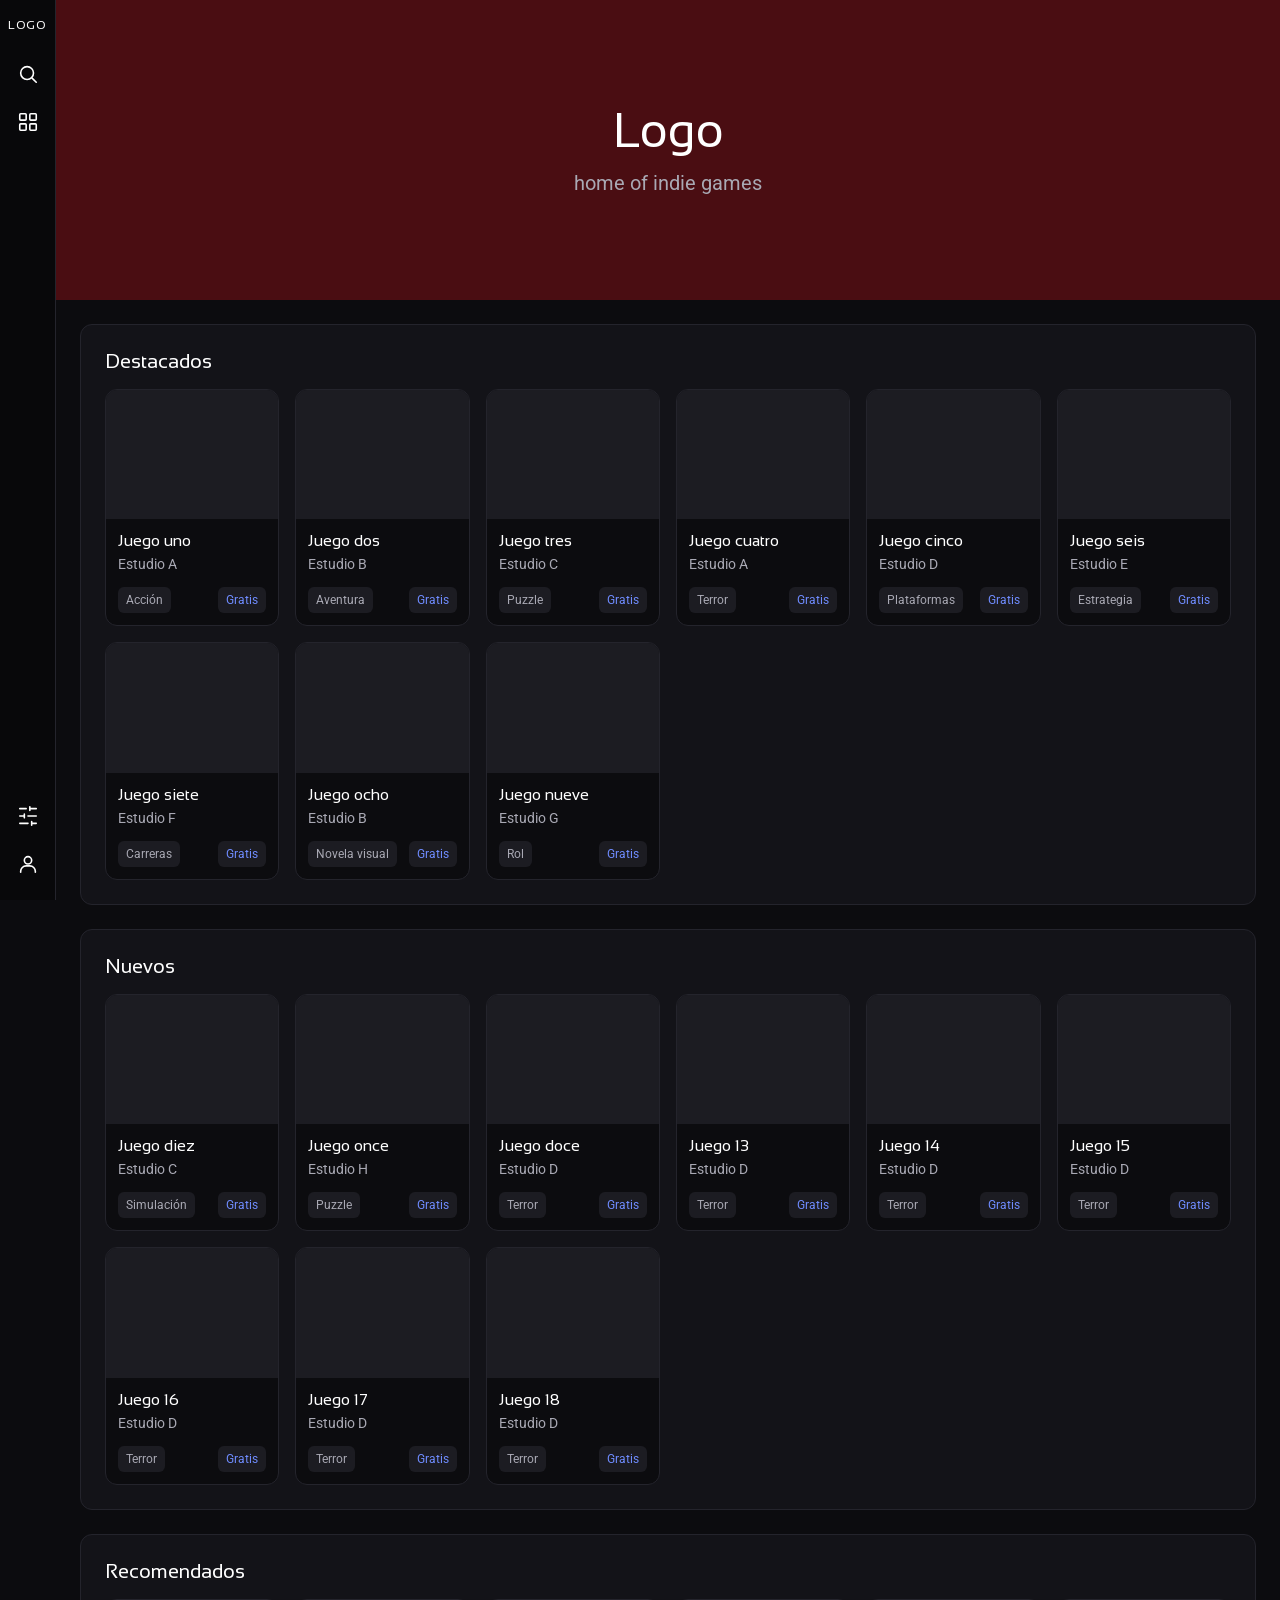
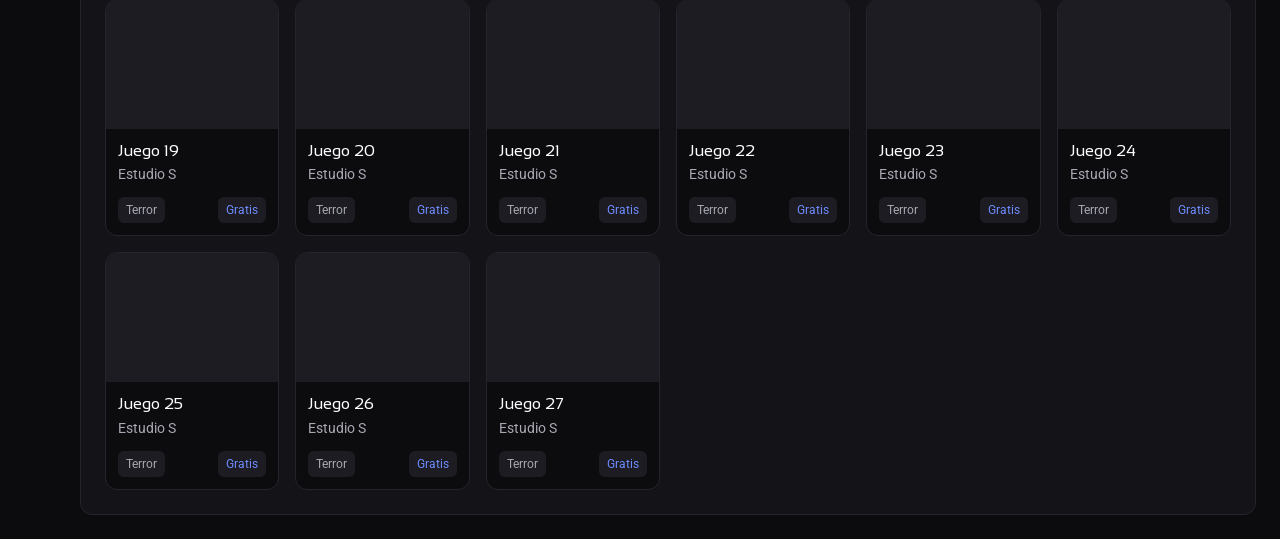
<file: index.html>
<!DOCTYPE html>
<html lang="es">
<head>
  <meta charset="UTF-8">
  <meta name="viewport" content="width=device-width, initial-scale=1.0">
  <title>Indie games</title>

  <!-- Fuentes -->
  <link rel="preconnect" href="https://fonts.googleapis.com">
  <link rel="preconnect" href="https://fonts.gstatic.com" crossorigin>
  <link href="https://fonts.googleapis.com/css2?family=Roboto:wght@400;700&family=Sansation:wght@400;700&display=swap" rel="stylesheet">

  <!-- Estilos -->
  <link rel="stylesheet" href="css/variables.css">
  <link rel="stylesheet" href="css/base.css">
  <link rel="stylesheet" href="css/components.css">
  <link rel="stylesheet" href="css/styles.css">
</head>
<body>

  <!-- Iconos -->
  <svg class="sprite" aria-hidden="true">
    <symbol id="icon-search" viewBox="0 0 24 24"><circle cx="11" cy="11" r="7"/><path d="m21 21-4.3-4.3"/></symbol>
    <symbol id="icon-grid" viewBox="0 0 24 24"><rect x="3" y="3" width="7" height="7" rx="1"/><rect x="14" y="3" width="7" height="7" rx="1"/><rect x="3" y="14" width="7" height="7" rx="1"/><rect x="14" y="14" width="7" height="7" rx="1"/></symbol>
    <symbol id="icon-sliders" viewBox="0 0 24 24"><path d="M21 4h-7M10 4H3M21 12h-9M8 12H3M21 20h-5M12 20H3M14 2v4M8 10v4M16 18v4"/></symbol>
    <symbol id="icon-user" viewBox="0 0 24 24"><circle cx="12" cy="8" r="4"/><path d="M4 21v-1a6 6 0 0 1 6-6h4a6 6 0 0 1 6 6v1"/></symbol>
    <symbol id="icon-close" viewBox="0 0 24 24"><path d="M18 6 6 18M6 6l12 12"/></symbol>
  </svg>

  <!-- Sidebar -->
  <nav class="sidebar" aria-label="Principal">
    <div class="sidebar__group">
      <a class="sidebar__logo" href="index.html">LOGO</a>
      <button class="sidebar__btn" type="button" data-panel-target="panel-busqueda" aria-expanded="false" aria-label="Buscar">
        <svg class="icon"><use href="#icon-search"/></svg>
      </button>
      <button class="sidebar__btn" type="button" data-panel-target="panel-categorias" aria-expanded="false" aria-label="Categorías">
        <svg class="icon icon--open"><use href="#icon-grid"/></svg>
        <svg class="icon icon--close"><use href="#icon-close"/></svg>
      </button>
    </div>
    <div class="sidebar__group">
      <button class="sidebar__btn" type="button" data-panel-target="panel-config" aria-expanded="false" aria-label="Configuración">
        <svg class="icon"><use href="#icon-sliders"/></svg>
      </button>
      <button class="sidebar__btn" type="button" data-panel-target="panel-usuario" aria-expanded="false" aria-label="Usuario">
        <svg class="icon"><use href="#icon-user"/></svg>
      </button>
    </div>
  </nav>

  <!-- Fondo difuminado -->
  <div class="backdrop" id="backdrop"></div>

  <!-- Panel de busqueda -->
  <section class="panel panel--top panel--md" id="panel-busqueda" aria-label="Buscar juegos" aria-hidden="true">
    <header class="panel__header">
      <input class="input" type="search" id="input-busqueda" placeholder="Buscar juegos" aria-label="Buscar juegos" autocomplete="off">
    </header>
    <div class="panel__body">
      <p class="panel__subtitle" id="titulo-resultados">Escribí para buscar</p>
      <ul class="search-results" id="resultados"></ul>
    </div>
  </section>

  <!-- Panel de categorias -->
  <section class="panel panel--top panel--md" id="panel-categorias" aria-label="Categorías" aria-hidden="true">
    <header class="panel__header">
      <h2 class="panel__title">Categorías</h2>
    </header>
    <div class="panel__body">
      <div class="category-list" id="lista-categorias"></div>
    </div>
    <footer class="panel__footer">
      <span class="panel__count" id="contador-juegos" aria-label="Juegos que cumplen los filtros">0</span>
      <a class="btn btn--primary" id="btn-explorar" href="explorar.html">Explorar</a>
    </footer>
  </section>

  <!-- Panel de configuracion -->
  <section class="panel panel--bottom panel--lg" id="panel-config" aria-label="Configuración" aria-hidden="true">
    <header class="panel__header">
      <input class="input" type="search" id="input-config" placeholder="Buscar configuración" aria-label="Buscar configuración" autocomplete="off">
    </header>
    <div class="settings">
      <nav class="settings__nav" aria-label="Secciones de configuración">
        <button class="settings__link" type="button" data-seccion="cuenta" aria-current="true">Cuenta</button>
        <button class="settings__link" type="button" data-seccion="apariencia">Apariencia</button>
        <button class="settings__link" type="button" data-seccion="notificaciones">Notificaciones</button>
      </nav>
      <div class="settings__content panel__body">
        <section class="settings__section" data-seccion="cuenta">
          <h3 class="settings__title">Cuenta</h3>
          <div class="setting">
            <label class="setting__label" for="cfg-usuario">Nombre de usuario</label>
            <p class="setting__desc">Así te ven los demás en tu perfil.</p>
            <input class="input" type="text" id="cfg-usuario" placeholder="yo">
          </div>
          <div class="setting">
            <label class="setting__label" for="cfg-correo">Correo electrónico</label>
            <p class="setting__desc">Lo usamos para recuperar tu cuenta.</p>
            <input class="input" type="email" id="cfg-correo" placeholder="nombre@correo.com">
          </div>
        </section>
        <section class="settings__section" data-seccion="apariencia" hidden>
          <h3 class="settings__title">Apariencia</h3>
          <div class="setting">
            <span class="setting__label">Animaciones</span>
            <p class="setting__desc">Desactiva las transiciones de la página.</p>
            <label class="checkbox"><input class="checkbox__input" type="checkbox" id="cfg-animaciones">Reducir animaciones</label>
          </div>
          <div class="setting">
            <span class="setting__label">Cards de juegos</span>
            <p class="setting__desc">Elegí qué información mostrar.</p>
            <label class="checkbox"><input class="checkbox__input" type="checkbox" checked>Mostrar el autor</label>
          </div>
        </section>
        <section class="settings__section" data-seccion="notificaciones" hidden>
          <h3 class="settings__title">Notificaciones</h3>
          <div class="setting">
            <span class="setting__label">Novedades</span>
            <p class="setting__desc">Avisos de juegos nuevos en tus categorías.</p>
            <label class="checkbox"><input class="checkbox__input" type="checkbox" checked>Recibir novedades</label>
          </div>
          <div class="setting">
            <span class="setting__label">Correo</span>
            <p class="setting__desc">Resumen semanal en tu bandeja de entrada.</p>
            <label class="checkbox"><input class="checkbox__input" type="checkbox">Recibir resumen por correo</label>
          </div>
        </section>
      </div>
    </div>
  </section>

  <!-- Panel de usuario -->
  <section class="panel panel--bottom panel--sm" id="panel-usuario" aria-label="Usuario" aria-hidden="true">
    <div class="user-menu" id="menu-usuario" hidden>
      <div class="user-menu__header">
        <span class="user-menu__avatar">Y</span>
        <span>yo</span>
      </div>
      <button class="user-menu__link" type="button" data-panel-target="panel-config">Configuración</button>
      <a class="user-menu__link" href="#">Lista de deseos</a>
      <a class="user-menu__link" href="#">Contribuciones</a>
      <button class="user-menu__link user-menu__link--muted" type="button" data-accion="cerrar-sesion">Cerrar sesión</button>
    </div>
    <div class="user-menu" id="menu-invitado">
      <button class="btn btn--primary btn--block" type="button" data-accion="iniciar-sesion">Iniciar sesión</button>
      <button class="btn btn--block" type="button">Registrarse</button>
    </div>
  </section>

  <!-- Contenido -->
  <main class="layout">
    <header class="hero">
      <h1 class="hero__title">Logo</h1>
      <p class="hero__subtitle">home of indie games</p>
    </header>

    <!-- Las secciones se generan desde script.js (ver SECCIONES) -->
    <div class="home" id="home"></div>
  </main>

  <script src="jss/script.js"></script>
</body>
</html>
</file>
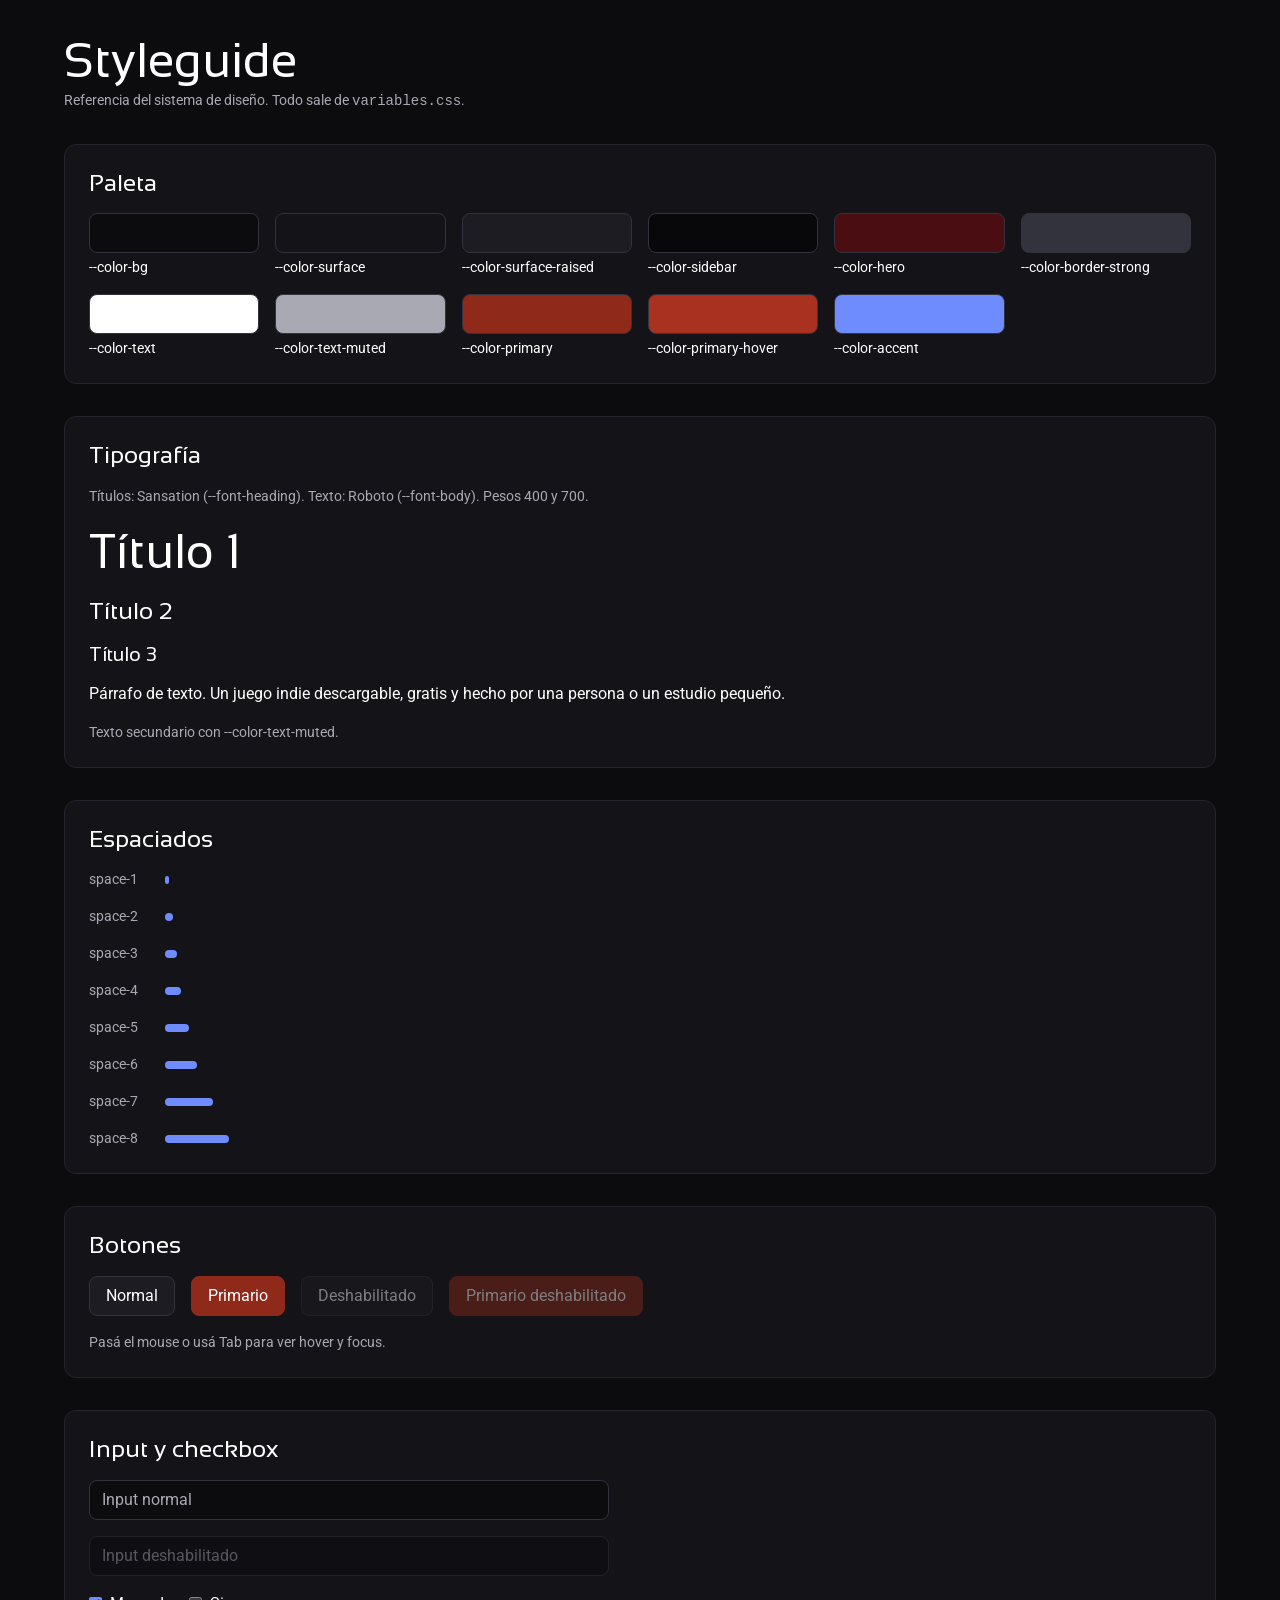
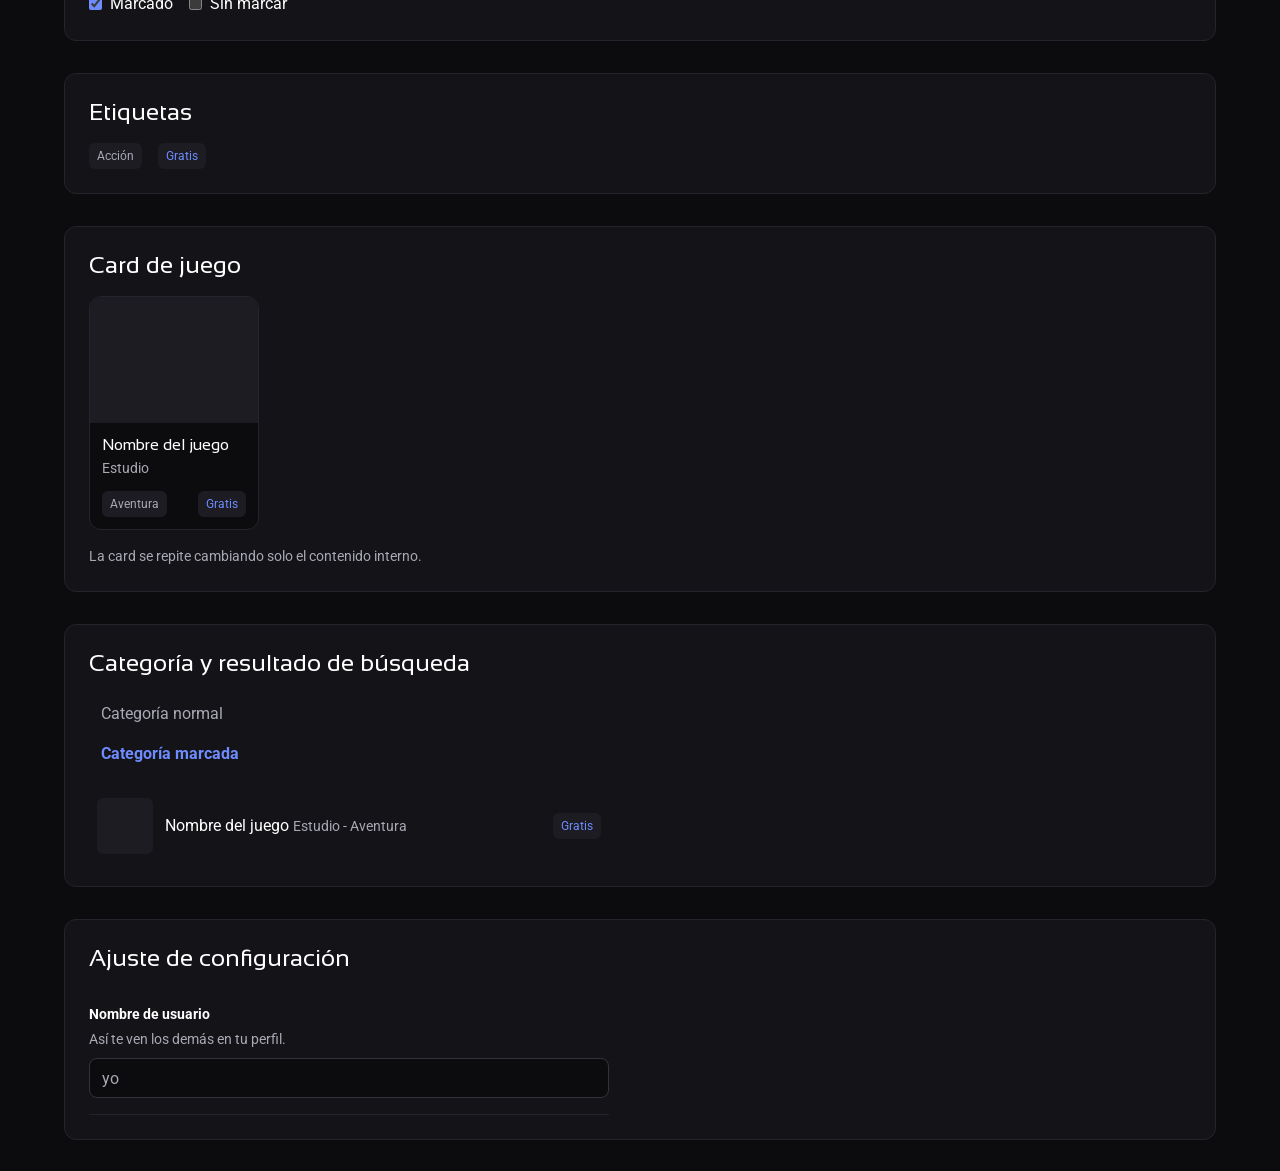
<file: styleguide.html>
<!DOCTYPE html>
<html lang="es">
<head>
  <meta charset="UTF-8">
  <meta name="viewport" content="width=device-width, initial-scale=1.0">
  <title>Styleguide</title>

  <!-- Fuentes -->
  <link rel="preconnect" href="https://fonts.googleapis.com">
  <link rel="preconnect" href="https://fonts.gstatic.com" crossorigin>
  <link href="https://fonts.googleapis.com/css2?family=Roboto:wght@400;700&family=Sansation:wght@400;700&display=swap" rel="stylesheet">

  <!-- Estilos -->
  <link rel="stylesheet" href="css/variables.css">
  <link rel="stylesheet" href="css/base.css">
  <link rel="stylesheet" href="css/components.css">
  <link rel="stylesheet" href="css/styles.css">
</head>
<body>
  <main class="styleguide">

    <header>
      <h1>Styleguide</h1>
      <p class="styleguide__note">Referencia del sistema de diseño. Todo sale de <code>variables.css</code>.</p>
    </header>

    <!-- Paleta -->
    <section class="styleguide__section">
      <h2>Paleta</h2>
      <div class="swatches">
        <div><div class="swatch__color swatch__color--bg"></div><p class="swatch__name">--color-bg</p></div>
        <div><div class="swatch__color swatch__color--surface"></div><p class="swatch__name">--color-surface</p></div>
        <div><div class="swatch__color swatch__color--raised"></div><p class="swatch__name">--color-surface-raised</p></div>
        <div><div class="swatch__color swatch__color--sidebar"></div><p class="swatch__name">--color-sidebar</p></div>
        <div><div class="swatch__color swatch__color--hero"></div><p class="swatch__name">--color-hero</p></div>
        <div><div class="swatch__color swatch__color--border"></div><p class="swatch__name">--color-border-strong</p></div>
        <div><div class="swatch__color swatch__color--text"></div><p class="swatch__name">--color-text</p></div>
        <div><div class="swatch__color swatch__color--muted"></div><p class="swatch__name">--color-text-muted</p></div>
        <div><div class="swatch__color swatch__color--primary"></div><p class="swatch__name">--color-primary</p></div>
        <div><div class="swatch__color swatch__color--primary-hover"></div><p class="swatch__name">--color-primary-hover</p></div>
        <div><div class="swatch__color swatch__color--accent"></div><p class="swatch__name">--color-accent</p></div>
      </div>
    </section>

    <!-- Tipografia -->
    <section class="styleguide__section">
      <h2>Tipografía</h2>
      <p class="styleguide__note">Títulos: Sansation (--font-heading). Texto: Roboto (--font-body). Pesos 400 y 700.</p>
      <h1>Título 1</h1>
      <h2>Título 2</h2>
      <h3>Título 3</h3>
      <p>Párrafo de texto. Un juego indie descargable, gratis y hecho por una persona o un estudio pequeño.</p>
      <p class="styleguide__note">Texto secundario con --color-text-muted.</p>
    </section>

    <!-- Espaciados -->
    <section class="styleguide__section">
      <h2>Espaciados</h2>
      <div class="space-demo"><span class="space-demo__label">space-1</span><span class="space-demo__bar space-demo__bar--1"></span></div>
      <div class="space-demo"><span class="space-demo__label">space-2</span><span class="space-demo__bar space-demo__bar--2"></span></div>
      <div class="space-demo"><span class="space-demo__label">space-3</span><span class="space-demo__bar space-demo__bar--3"></span></div>
      <div class="space-demo"><span class="space-demo__label">space-4</span><span class="space-demo__bar space-demo__bar--4"></span></div>
      <div class="space-demo"><span class="space-demo__label">space-5</span><span class="space-demo__bar space-demo__bar--5"></span></div>
      <div class="space-demo"><span class="space-demo__label">space-6</span><span class="space-demo__bar space-demo__bar--6"></span></div>
      <div class="space-demo"><span class="space-demo__label">space-7</span><span class="space-demo__bar space-demo__bar--7"></span></div>
      <div class="space-demo"><span class="space-demo__label">space-8</span><span class="space-demo__bar space-demo__bar--8"></span></div>
    </section>

    <!-- Botones -->
    <section class="styleguide__section">
      <h2>Botones</h2>
      <div class="styleguide__row">
        <button class="btn" type="button">Normal</button>
        <button class="btn btn--primary" type="button">Primario</button>
        <button class="btn" type="button" disabled>Deshabilitado</button>
        <button class="btn btn--primary" type="button" disabled>Primario deshabilitado</button>
      </div>
      <p class="styleguide__note">Pasá el mouse o usá Tab para ver hover y focus.</p>
    </section>

    <!-- Inputs y checkbox -->
    <section class="styleguide__section">
      <h2>Input y checkbox</h2>
      <div class="styleguide__demo--panel">
        <input class="input" type="text" placeholder="Input normal" aria-label="Input normal">
      </div>
      <div class="styleguide__demo--panel">
        <input class="input" type="text" placeholder="Input deshabilitado" aria-label="Input deshabilitado" disabled>
      </div>
      <div class="styleguide__row">
        <label class="checkbox"><input class="checkbox__input" type="checkbox" checked>Marcado</label>
        <label class="checkbox"><input class="checkbox__input" type="checkbox">Sin marcar</label>
      </div>
    </section>

    <!-- Etiquetas -->
    <section class="styleguide__section">
      <h2>Etiquetas</h2>
      <div class="styleguide__row">
        <span class="tag">Acción</span>
        <span class="tag tag--free">Gratis</span>
      </div>
    </section>

    <!-- Card de juego -->
    <section class="styleguide__section">
      <h2>Card de juego</h2>
      <div class="styleguide__row">
        <a class="game-card styleguide__demo" href="#">
          <div class="game-card__cover"></div>
          <div class="game-card__body">
            <h3 class="game-card__title">Nombre del juego</h3>
            <p class="game-card__author">Estudio</p>
            <div class="game-card__footer">
              <span class="tag">Aventura</span>
              <span class="tag tag--free">Gratis</span>
            </div>
          </div>
        </a>
      </div>
      <p class="styleguide__note">La card se repite cambiando solo el contenido interno.</p>
    </section>

    <!-- Categorias y resultados -->
    <section class="styleguide__section">
      <h2>Categoría y resultado de búsqueda</h2>
      <div class="styleguide__demo--wide">
        <button class="category-list__item" type="button" aria-pressed="false">Categoría normal</button>
        <button class="category-list__item" type="button" aria-pressed="true">Categoría marcada</button>
      </div>
      <div class="styleguide__demo--panel">
        <a class="result" href="#">
          <span class="result__thumb"></span>
          <span class="result__info">
            <span class="result__title">Nombre del juego</span>
            <span class="result__meta">Estudio - Aventura</span>
          </span>
          <span class="tag tag--free">Gratis</span>
        </a>
      </div>
    </section>

    <!-- Ajuste de configuracion -->
    <section class="styleguide__section">
      <h2>Ajuste de configuración</h2>
      <div class="setting styleguide__demo--panel">
        <label class="setting__label" for="sg-ajuste">Nombre de usuario</label>
        <p class="setting__desc">Así te ven los demás en tu perfil.</p>
        <input class="input" type="text" id="sg-ajuste" placeholder="yo">
      </div>
    </section>

  </main>
</body>
</html>
</file>
<file: css/variables.css>
/* Fuentes */
:root {
  --font-heading: 'Sansation', sans-serif;
  --font-body: 'Roboto', sans-serif;

  /* Pesos */
  --weight-regular: 400;
  --weight-bold: 700;

  /* Colores */
  --color-bg: #0c0c0f;
  --color-surface: #131318;
  --color-surface-raised: #1c1c22;
  --color-sidebar: #08080a;
  --color-hero: #4a0d12;
  --color-border: #24242c;
  --color-border-strong: #33333d;
  --color-text: #ffffff;
  --color-text-muted: #a9a9b4;
  --color-primary: #8f2a1a;
  --color-primary-hover: #a8321f;
  --color-accent: #6f8cff;
  --color-overlay: rgba(8, 8, 10, 0.55);
  --color-panel: rgba(19, 19, 24, 0.94);

  /* Escala de espaciado (base 8px) */
  --space-1: 4px;
  --space-2: 8px;
  --space-3: 12px;
  --space-4: 16px;
  --space-5: 24px;
  --space-6: 32px;
  --space-7: 48px;
  --space-8: 64px;

  /* Escala tipográfica */
  --text-xs: 12px;
  --text-sm: 14px;
  --text-md: 16px;
  --text-lg: 20px;
  --text-xl: 24px;
  --text-2xl: 32px;
  --text-3xl: 48px;
  --leading-body: 1.5;
  --tracking-wide: 0.08em;

  /* Bordes y radios */
  --border-width: 1px;
  --radius-sm: 6px;
  --radius-md: 8px;
  --radius-lg: 12px;
  --radius-full: 999px;

  /* Medidas de layout */
  --sidebar-width: 56px;
  --content-max: 1200px;
  --hero-height: 220px;
  --panel-width-sm: 280px;
  --panel-width-md: 520px;
  --panel-width-lg: 760px;
  --panel-max-height: calc(100vh - var(--space-5) * 2);
  --settings-nav-width: 180px;
  --card-min: 170px;
  --ratio-cover: 4 / 3;
  --thumb-size: 56px;
  --avatar-size: 36px;
  --control-height: 40px;
  --icon-size: 22px;
  --icon-stroke: 1.75;

  /* Efectos */
  --blur: 10px;
  --transition: 160ms ease;
  --z-sidebar: 20;
  --z-backdrop: 30;
  --z-panel: 40;
}
</file>
<file: css/base.css>
/* Reset */
*, *::before, *::after {
  box-sizing: border-box;
  margin: 0;
  padding: 0;
}

/* Estilos globales */
html {
  color-scheme: dark;
}

body {
  min-height: 100vh;
  background-color: var(--color-bg);
  color: var(--color-text);
  font-family: var(--font-body);
  font-size: var(--text-md);
  line-height: var(--leading-body);
}

/* Titulos y texto */
h1, h2, h3 {
  font-family: var(--font-heading);
  font-weight: var(--weight-regular);
  line-height: 1.2;
}

h1 { font-size: var(--text-3xl); }
h2 { font-size: var(--text-xl); }
h3 { font-size: var(--text-lg); }

a {
  color: inherit;
  text-decoration: none;
}

ul {
  list-style: none;
}

img {
  display: block;
  max-width: 100%;
}

button, input {
  font: inherit;
  color: inherit;
}

button {
  cursor: pointer;
}

/* Accesibilidad */
:focus-visible {
  outline: calc(var(--border-width) * 2) solid var(--color-accent);
  outline-offset: var(--border-width);
}

[hidden] {
  display: none !important;
}

.sr-only {
  position: absolute;
  width: var(--border-width);
  height: var(--border-width);
  overflow: hidden;
  clip: rect(0 0 0 0);
  white-space: nowrap;
}

.sprite {
  position: absolute;
  width: 0;
  height: 0;
  overflow: hidden;
}

/* Iconos */
.icon {
  width: var(--icon-size);
  height: var(--icon-size);
  fill: none;
  stroke: currentColor;
  stroke-width: var(--icon-stroke);
  stroke-linecap: round;
  stroke-linejoin: round;
}

/* Movimiento reducido */
@media (prefers-reduced-motion: reduce) {
  *, *::before, *::after {
    transition: none !important;
    animation: none !important;
  }
}

.reduce-motion *, .reduce-motion *::before, .reduce-motion *::after {
  transition: none !important;
}
</file>
<file: css/components.css>
/* Boton */
.btn {
  display: inline-flex;
  align-items: center;
  justify-content: center;
  gap: var(--space-2);
  height: var(--control-height);
  padding: 0 var(--space-4);
  background-color: var(--color-surface-raised);
  border: var(--border-width) solid var(--color-border-strong);
  border-radius: var(--radius-md);
  transition: background-color var(--transition), border-color var(--transition);
}

.btn:hover {
  border-color: var(--color-text-muted);
}

.btn--primary {
  background-color: var(--color-primary);
  border-color: var(--color-primary);
}

.btn--primary:hover {
  background-color: var(--color-primary-hover);
  border-color: var(--color-primary-hover);
}

.btn--block {
  width: 100%;
}

.btn:disabled,
.btn--disabled {
  opacity: 0.45;
  cursor: not-allowed;
  pointer-events: none;
}

/* Input */
.input {
  width: 100%;
  height: var(--control-height);
  padding: 0 var(--space-3);
  background-color: var(--color-bg);
  border: var(--border-width) solid var(--color-border-strong);
  border-radius: var(--radius-md);
  transition: border-color var(--transition);
}

.input::placeholder {
  color: var(--color-text-muted);
}

.input:hover {
  border-color: var(--color-text-muted);
}

.input:focus {
  border-color: var(--color-accent);
  outline: none;
}

.input:disabled {
  opacity: 0.45;
  cursor: not-allowed;
}

/* Checkbox */
.checkbox {
  display: inline-flex;
  align-items: center;
  gap: var(--space-2);
  cursor: pointer;
}

.checkbox__input {
  accent-color: var(--color-accent);
}

/* Etiqueta */
.tag {
  display: inline-block;
  padding: var(--space-1) var(--space-2);
  background-color: var(--color-surface-raised);
  border-radius: var(--radius-sm);
  color: var(--color-text-muted);
  font-size: var(--text-xs);
}

.tag--free {
  color: var(--color-accent);
}

/* Card de juego */
.game-card {
  display: flex;
  flex-direction: column;
  background-color: var(--color-bg);
  border: var(--border-width) solid var(--color-border);
  border-radius: var(--radius-lg);
  overflow: hidden;
  transition: border-color var(--transition), transform var(--transition);
}

.game-card:hover {
  border-color: var(--color-accent);
  transform: translateY(calc(var(--space-1) * -1));
}

.game-card__cover {
  aspect-ratio: var(--ratio-cover);
  background-color: var(--color-surface-raised);
}

.game-card__image {
  width: 100%;
  height: 100%;
  object-fit: cover;
}

.game-card__body {
  display: flex;
  flex-direction: column;
  gap: var(--space-1);
  padding: var(--space-3);
}

.game-card__title {
  font-family: var(--font-heading);
  font-size: var(--text-md);
}

.game-card__author {
  color: var(--color-text-muted);
  font-size: var(--text-sm);
}

.game-card__footer {
  display: flex;
  align-items: center;
  justify-content: space-between;
  gap: var(--space-2);
  margin-top: var(--space-2);
}

/* Sidebar */
.sidebar {
  position: fixed;
  top: 0;
  bottom: 0;
  left: 0;
  z-index: var(--z-sidebar);
  display: flex;
  flex-direction: column;
  justify-content: space-between;
  align-items: center;
  width: var(--sidebar-width);
  padding: var(--space-4) 0;
  background-color: var(--color-sidebar);
  border-right: var(--border-width) solid var(--color-border);
}

.sidebar__group {
  display: flex;
  flex-direction: column;
  align-items: center;
  gap: var(--space-2);
}

.sidebar__logo {
  margin-bottom: var(--space-3);
  font-family: var(--font-heading);
  font-size: var(--text-xs);
  letter-spacing: var(--tracking-wide);
}

.sidebar__btn {
  display: grid;
  place-items: center;
  width: var(--control-height);
  height: var(--control-height);
  background: none;
  border: 0;
  color: var(--color-text);
  transition: color var(--transition);
}

.sidebar__btn:hover,
.sidebar__btn[aria-expanded="true"] {
  color: var(--color-accent);
}

.sidebar__btn .icon--close {
  display: none;
}

.sidebar__btn[aria-expanded="true"] .icon--close {
  display: block;
}

.sidebar__btn[aria-expanded="true"] .icon--open {
  display: none;
}

/* Fondo difuminado */
.backdrop {
  position: fixed;
  top: 0;
  right: 0;
  bottom: 0;
  left: var(--sidebar-width);
  z-index: var(--z-backdrop);
  background-color: var(--color-overlay);
  backdrop-filter: blur(var(--blur));
  opacity: 0;
  pointer-events: none;
  transition: opacity var(--transition);
}

.backdrop--visible {
  opacity: 1;
  pointer-events: auto;
}

/* Panel flotante */
.panel {
  position: fixed;
  left: calc(var(--sidebar-width) + var(--space-3));
  z-index: var(--z-panel);
  display: flex;
  flex-direction: column;
  width: var(--panel-width-md);
  max-width: calc(100vw - var(--sidebar-width) - var(--space-3) * 2);
  max-height: var(--panel-max-height);
  background-color: var(--color-panel);
  border: var(--border-width) solid var(--color-border-strong);
  border-radius: var(--radius-lg);
  visibility: hidden;
  opacity: 0;
  transform: translateX(calc(var(--space-2) * -1));
  transition: opacity var(--transition), transform var(--transition), visibility var(--transition);
}

.panel--open {
  visibility: visible;
  opacity: 1;
  transform: none;
}

.panel--top { top: var(--space-4); }
.panel--bottom { bottom: var(--space-4); }
.panel--sm { width: var(--panel-width-sm); }
.panel--lg { width: var(--panel-width-lg); }

.panel__header {
  padding: var(--space-4);
  border-bottom: var(--border-width) solid var(--color-border);
}

.panel__title {
  font-size: var(--text-lg);
}

.panel__subtitle {
  margin-bottom: var(--space-2);
  color: var(--color-text-muted);
  font-size: var(--text-sm);
}

.panel__body {
  flex: 1;
  padding: var(--space-4);
  overflow-y: auto;
}

.panel__footer {
  display: flex;
  align-items: center;
  justify-content: flex-end;
  gap: var(--space-4);
  padding: var(--space-4);
  border-top: var(--border-width) solid var(--color-border);
}

.panel__count {
  font-family: var(--font-heading);
  font-size: var(--text-lg);
}

/* Lista de categorias */
.category-list {
  display: grid;
  grid-template-columns: repeat(3, minmax(0, 1fr));
  gap: var(--space-1) var(--space-3);
}

.category-list__item {
  padding: var(--space-2) var(--space-3);
  background: none;
  border: 0;
  border-radius: var(--radius-md);
  color: var(--color-text-muted);
  text-align: left;
  transition: background-color var(--transition), color var(--transition);
}

.category-list__item:hover {
  background-color: var(--color-surface-raised);
  color: var(--color-text);
}

.category-list__item[aria-pressed="true"] {
  color: var(--color-accent);
  font-weight: var(--weight-bold);
}

/* Resultado de busqueda */
.search-results__empty {
  padding: var(--space-3);
  color: var(--color-text-muted);
}

.result {
  display: flex;
  align-items: center;
  gap: var(--space-3);
  padding: var(--space-2);
  border-radius: var(--radius-md);
  transition: background-color var(--transition);
}

.result:hover {
  background-color: var(--color-surface-raised);
}

.result__thumb {
  flex: none;
  width: var(--thumb-size);
  height: var(--thumb-size);
  background-color: var(--color-surface-raised);
  border-radius: var(--radius-sm);
  object-fit: cover;
}

.result__info {
  flex: 1;
  min-width: 0;
}

.result__title {
  overflow: hidden;
  text-overflow: ellipsis;
  white-space: nowrap;
}

.result__meta {
  color: var(--color-text-muted);
  font-size: var(--text-sm);
}

/* Configuracion */
.settings {
  display: flex;
  min-height: 0;
  flex: 1;
}

.settings__nav {
  display: flex;
  flex: none;
  flex-direction: column;
  gap: var(--space-1);
  width: var(--settings-nav-width);
  padding: var(--space-4);
  border-right: var(--border-width) solid var(--color-border);
}

.settings__link {
  padding: var(--space-2) var(--space-3);
  background: none;
  border: 0;
  border-radius: var(--radius-md);
  color: var(--color-text-muted);
  text-align: left;
  transition: background-color var(--transition), color var(--transition);
}

.settings__link:hover {
  color: var(--color-text);
}

.settings__link[aria-current="true"] {
  background-color: var(--color-surface-raised);
  color: var(--color-text);
  font-weight: var(--weight-bold);
}

.settings__content {
  flex: 1;
}

.settings__title {
  margin-bottom: var(--space-3);
  font-size: var(--text-xl);
}

.setting {
  display: flex;
  flex-direction: column;
  gap: var(--space-1);
  padding: var(--space-4) 0;
  border-bottom: var(--border-width) solid var(--color-border);
}

.setting__label {
  font-weight: var(--weight-bold);
  font-size: var(--text-sm);
}

.setting__desc {
  margin-bottom: var(--space-1);
  color: var(--color-text-muted);
  font-size: var(--text-sm);
}

/* Menu de usuario */
.user-menu {
  display: flex;
  flex-direction: column;
  gap: var(--space-2);
  padding: var(--space-4);
}

.user-menu__header {
  display: flex;
  align-items: center;
  gap: var(--space-3);
  margin-bottom: var(--space-2);
}

.user-menu__avatar {
  display: grid;
  place-items: center;
  width: var(--avatar-size);
  height: var(--avatar-size);
  background-color: var(--color-surface-raised);
  border-radius: var(--radius-full);
  font-family: var(--font-heading);
}

.user-menu__link {
  display: block;
  width: 100%;
  padding: var(--space-2) var(--space-3);
  background: none;
  border: 0;
  border-radius: var(--radius-md);
  text-align: left;
  transition: background-color var(--transition);
}

.user-menu__link:hover {
  background-color: var(--color-surface-raised);
}

.user-menu__link--muted {
  color: var(--color-text-muted);
}

/* Banner */
.hero {
  display: flex;
  flex-direction: column;
  align-items: center;
  justify-content: center;
  gap: var(--space-2);
  height: 300px;
  padding: var(--space-5);
  background-color: var(--color-hero);
  text-align: center;
}

.hero__subtitle {
  color: var(--color-text-muted);
  font-size: var(--text-lg);
}

/* Seccion de juegos */
.section {
  padding: var(--space-5);
  background-color: var(--color-surface);
  border: var(--border-width) solid var(--color-border);
  border-radius: var(--radius-lg);
}

.section__title {
  margin-bottom: var(--space-4);
  font-size: var(--text-lg);
}

.game-grid {
  display: grid;
  grid-template-columns: repeat(auto-fill, minmax(var(--card-min), 1fr));
  gap: var(--space-4);
}

@media (max-width: 40em) {
  .category-list {
    grid-template-columns: repeat(2, minmax(0, 1fr));
  }

  .settings {
    flex-direction: column;
  }

  .settings__nav {
    width: auto;
    flex-direction: row;
    overflow-x: auto;
    border-right: 0;
    border-bottom: var(--border-width) solid var(--color-border);
  }
}
</file>
<file: css/styles.css>
/* Layout con sidebar */
.layout {
  margin-left: var(--sidebar-width);
}

/* Home */
.home {
  display: flex;
  flex-direction: column;
  gap: var(--space-5);
  
  margin: 0 auto;
  padding: var(--space-5);
}

/* Styleguide: estructura */
.styleguide {
  display: flex;
  flex-direction: column;
  gap: var(--space-6);
  max-width: var(--content-max);
  margin: 0 auto;
  padding: var(--space-6) var(--space-5);
}

.styleguide__section {
  display: flex;
  flex-direction: column;
  gap: var(--space-4);
  padding: var(--space-5);
  background-color: var(--color-surface);
  border: var(--border-width) solid var(--color-border);
  border-radius: var(--radius-lg);
}

.styleguide__row {
  display: flex;
  flex-wrap: wrap;
  align-items: center;
  gap: var(--space-4);
}

.styleguide__note {
  color: var(--color-text-muted);
  font-size: var(--text-sm);
}

.styleguide__demo {
  max-width: var(--card-min);
  width: 100%;
}

.styleguide__demo--wide {
  max-width: var(--panel-width-sm);
}

.styleguide__demo--panel {
  max-width: var(--panel-width-md);
}

/* Styleguide: paleta */
.swatches {
  display: grid;
  grid-template-columns: repeat(auto-fill, minmax(var(--card-min), 1fr));
  gap: var(--space-4);
}

.swatch__color {
  height: var(--control-height);
  border: var(--border-width) solid var(--color-border-strong);
  border-radius: var(--radius-md);
}

.swatch__name {
  margin-top: var(--space-1);
  font-size: var(--text-sm);
}

.swatch__color--bg { background-color: var(--color-bg); }
.swatch__color--surface { background-color: var(--color-surface); }
.swatch__color--raised { background-color: var(--color-surface-raised); }
.swatch__color--sidebar { background-color: var(--color-sidebar); }
.swatch__color--hero { background-color: var(--color-hero); }
.swatch__color--border { background-color: var(--color-border-strong); }
.swatch__color--text { background-color: var(--color-text); }
.swatch__color--muted { background-color: var(--color-text-muted); }
.swatch__color--primary { background-color: var(--color-primary); }
.swatch__color--primary-hover { background-color: var(--color-primary-hover); }
.swatch__color--accent { background-color: var(--color-accent); }

/* Styleguide: espaciados */
.space-demo {
  display: flex;
  align-items: center;
  gap: var(--space-3);
}

.space-demo__label {
  width: var(--space-8);
  color: var(--color-text-muted);
  font-size: var(--text-sm);
}

.space-demo__bar {
  height: var(--space-2);
  background-color: var(--color-accent);
  border-radius: var(--radius-sm);
}

.space-demo__bar--1 { width: var(--space-1); }
.space-demo__bar--2 { width: var(--space-2); }
.space-demo__bar--3 { width: var(--space-3); }
.space-demo__bar--4 { width: var(--space-4); }
.space-demo__bar--5 { width: var(--space-5); }
.space-demo__bar--6 { width: var(--space-6); }
.space-demo__bar--7 { width: var(--space-7); }
.space-demo__bar--8 { width: var(--space-8); }
</file>
